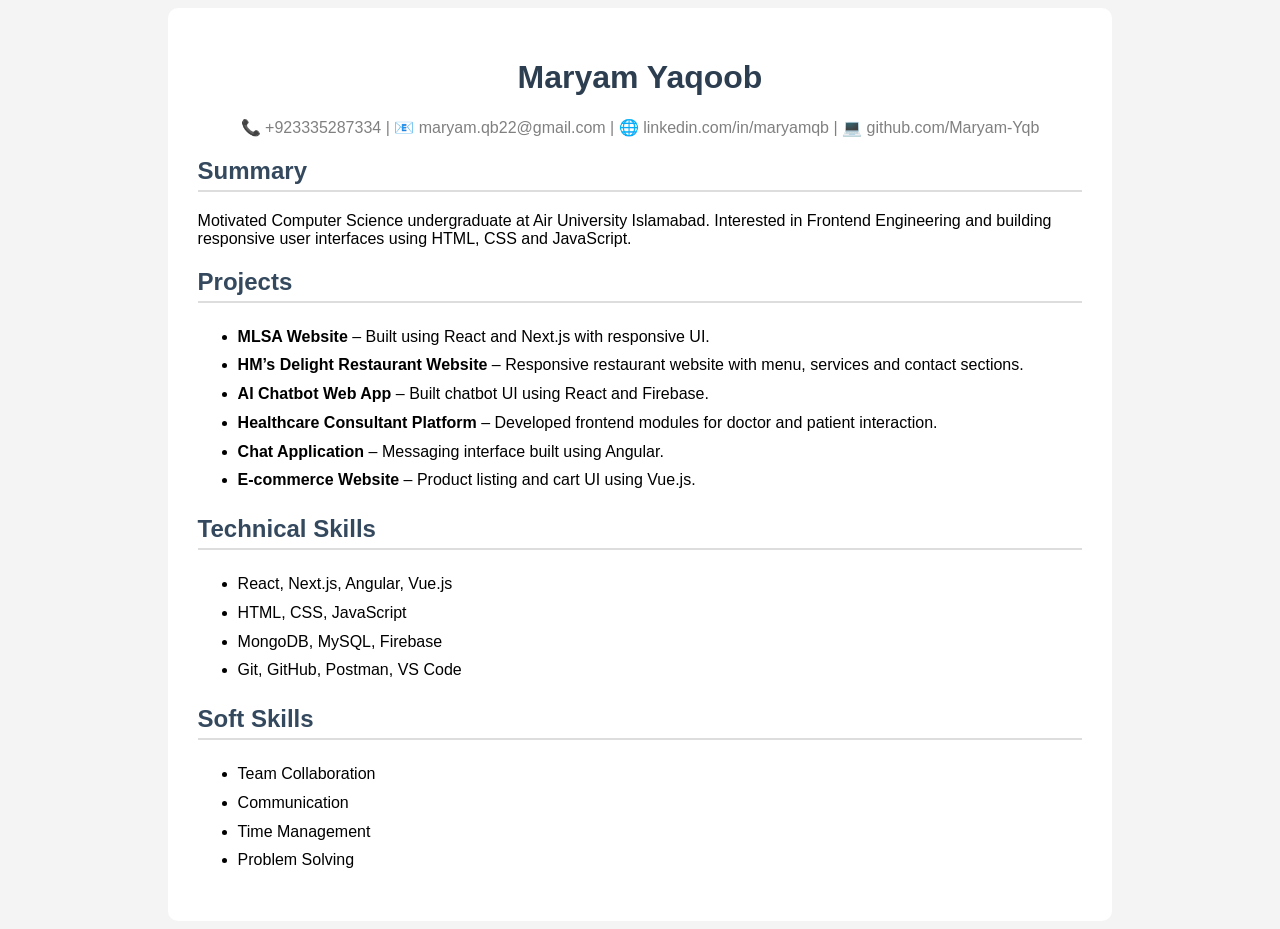
<file: index.html>
<!DOCTYPE html>
<html>
<head>
    <title>Maryam Yaqoob - CV</title>
    <link rel="stylesheet" href="style.css">
</head>

<body>

<div class="container">

<h1>Maryam Yaqoob</h1>

<p class="contact">
📞 +923335287334 |
📧 maryam.qb22@gmail.com |
🌐 linkedin.com/in/maryamqb |
💻 github.com/Maryam-Yqb
</p>

<h2>Summary</h2>
<p>
Motivated Computer Science undergraduate at Air University Islamabad.
Interested in Frontend Engineering and building responsive user interfaces
using HTML, CSS and JavaScript.
</p>

<h2>Projects</h2>

<ul>
<li><b>MLSA Website</b> – Built using React and Next.js with responsive UI.</li>

<li><b>HM’s Delight Restaurant Website</b> – Responsive restaurant website
with menu, services and contact sections.</li>

<li><b>AI Chatbot Web App</b> – Built chatbot UI using React and Firebase.</li>

<li><b>Healthcare Consultant Platform</b> – Developed frontend modules for
doctor and patient interaction.</li>

<li><b>Chat Application</b> – Messaging interface built using Angular.</li>

<li><b>E-commerce Website</b> – Product listing and cart UI using Vue.js.</li>
</ul>

<h2>Technical Skills</h2>

<ul>
<li>React, Next.js, Angular, Vue.js</li>
<li>HTML, CSS, JavaScript</li>
<li>MongoDB, MySQL, Firebase</li>
<li>Git, GitHub, Postman, VS Code</li>
</ul>

<h2>Soft Skills</h2>

<ul>
<li>Team Collaboration</li>
<li>Communication</li>
<li>Time Management</li>
<li>Problem Solving</li>
</ul>

</div>

</body>
</html>
</file>
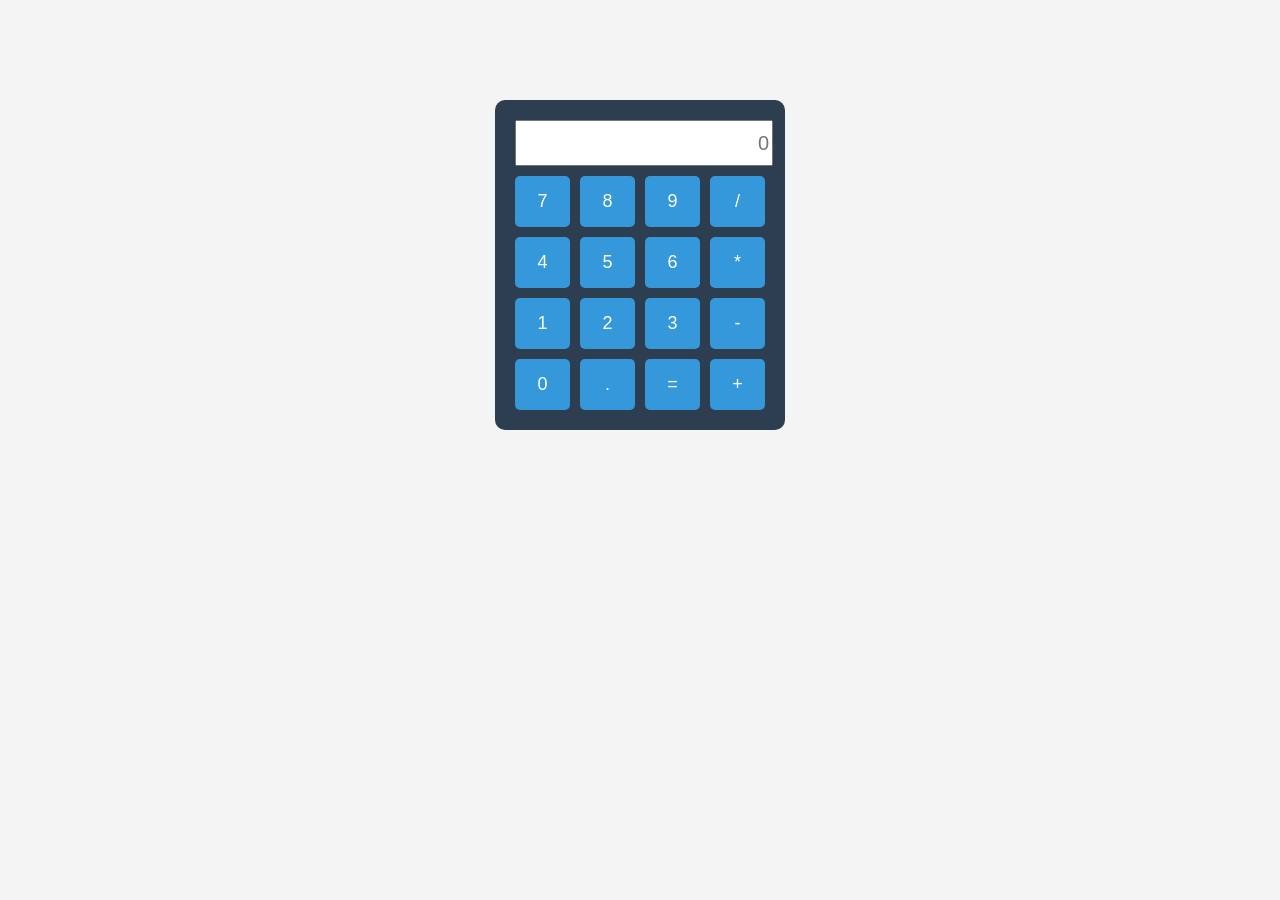
<file: calculator.html>
<!DOCTYPE html>
<html>
<head>
<title>Calculator</title>
<link rel="stylesheet" href="style.css">
</head>

<body>

<div class="calculator">

<input type="text" placeholder="0">

<div class="buttons">

<button>7</button>
<button>8</button>
<button>9</button>
<button>/</button>

<button>4</button>
<button>5</button>
<button>6</button>
<button>*</button>

<button>1</button>
<button>2</button>
<button>3</button>
<button>-</button>

<button>0</button>
<button>.</button>
<button>=</button>
<button>+</button>

</div>

</div>

</body>
</html>
</file>
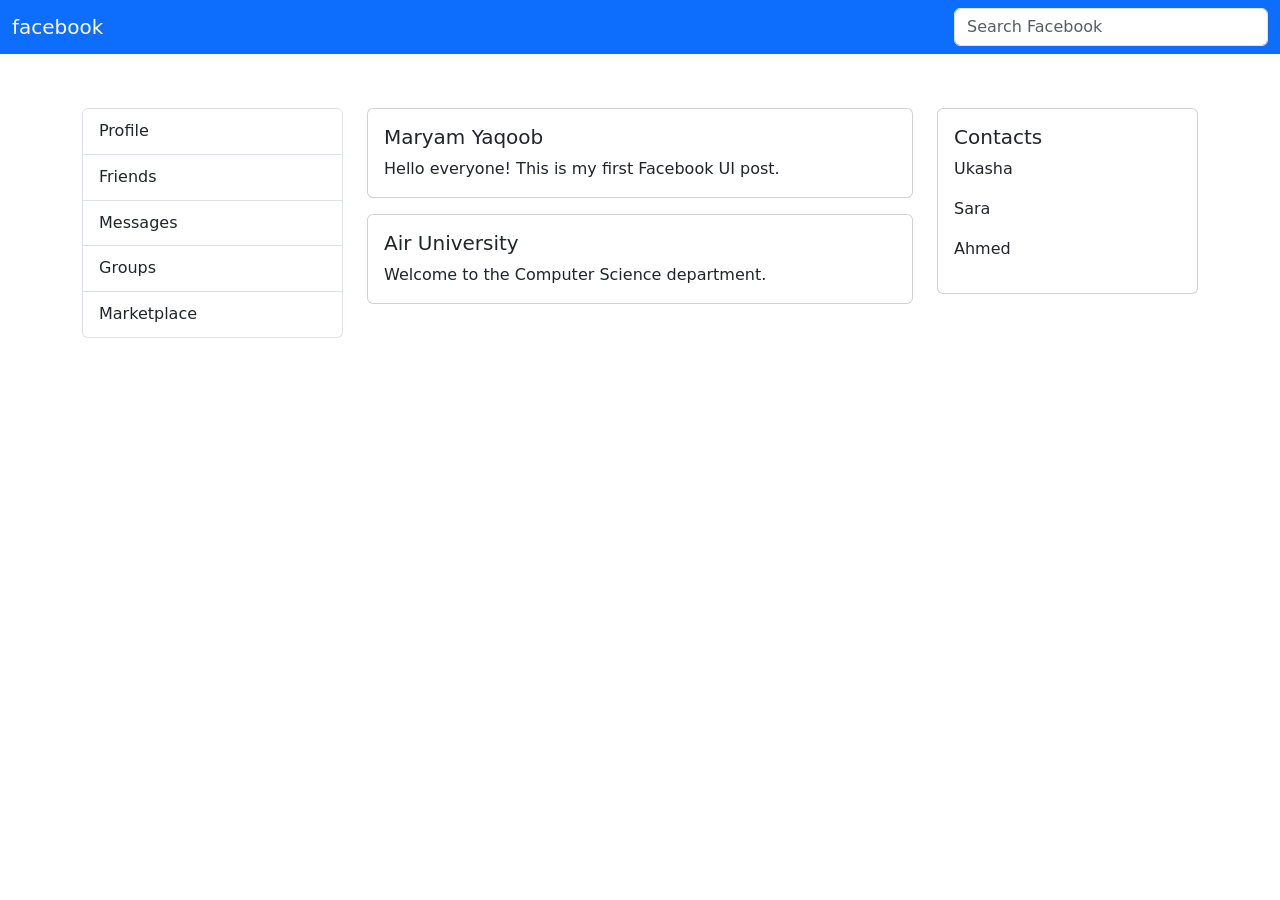
<file: facebook-home.html>
<!DOCTYPE html>
<html>

<head>

<title>Facebook Home</title>

<link rel="stylesheet" href="style.css">

<link href="https://cdn.jsdelivr.net/npm/bootstrap@5.3.2/dist/css/bootstrap.min.css" rel="stylesheet">

</head>

<body class="fb-body">

<!-- Navbar -->

<nav class="navbar navbar-dark bg-primary">

<div class="container-fluid">

<span class="navbar-brand mb-0 h1">facebook</span>

<input class="form-control w-25" type="text" placeholder="Search Facebook">

</div>

</nav>

<div class="container mt-4">

<div class="row">

<!-- Left Sidebar -->

<div class="col-md-3">

<ul class="list-group">

<li class="list-group-item">Profile</li>

<li class="list-group-item">Friends</li>

<li class="list-group-item">Messages</li>

<li class="list-group-item">Groups</li>

<li class="list-group-item">Marketplace</li>

</ul>

</div>

<!-- Middle Feed -->

<div class="col-md-6">

<div class="card mb-3">

<div class="card-body">

<h5 class="card-title">Maryam Yaqoob</h5>

<p class="card-text">Hello everyone! This is my first Facebook UI post.</p>

</div>

</div>

<div class="card">

<div class="card-body">

<h5 class="card-title">Air University</h5>

<p class="card-text">Welcome to the Computer Science department.</p>

</div>

</div>

</div>

<!-- Right Sidebar -->

<div class="col-md-3">

<div class="card">

<div class="card-body">

<h5>Contacts</h5>

<p>Ukasha</p>

<p>Sara</p>

<p>Ahmed</p>

</div>

</div>

</div>

</div>

</div>

</body>
</html>
</file>
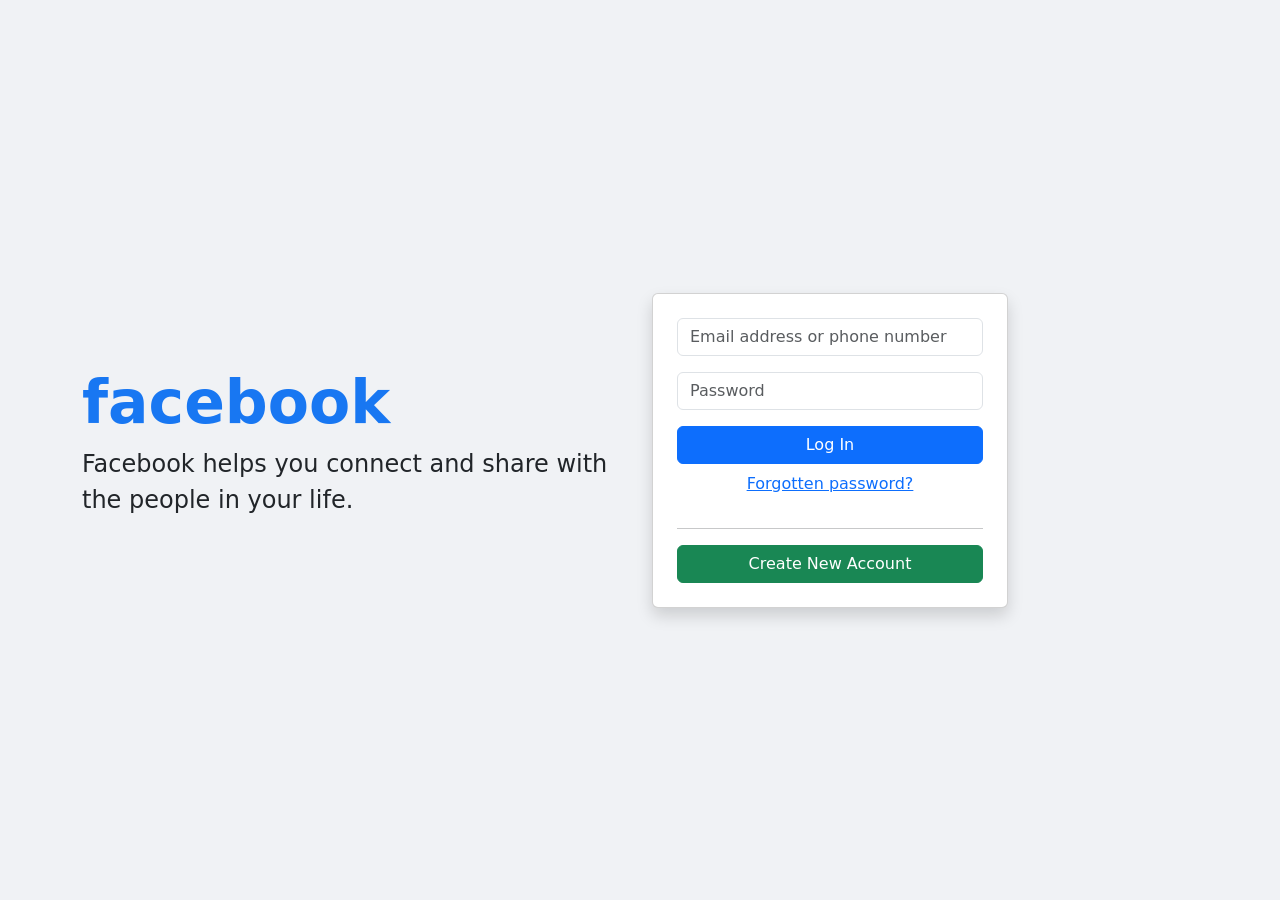
<file: facebook-login.html>
<!DOCTYPE html>
<html>

<head>

<title>Facebook Login</title>

<link rel="stylesheet" href="Stylefb.css">

<!-- Bootstrap CDN -->
<link href="https://cdn.jsdelivr.net/npm/bootstrap@5.3.2/dist/css/bootstrap.min.css" rel="stylesheet">

</head>

<body class="fb-body">

<div class="container">

<div class="row align-items-center vh-100">

<!-- Left Side -->
<div class="col-md-6">

<h1 class="fb-logo">facebook</h1>

<p class="fb-text">
Facebook helps you connect and share with the people in your life.
</p>

</div>

<!-- Right Side -->
<div class="col-md-4">

<div class="card p-4 shadow">

<input type="text" class="form-control mb-3" placeholder="Email address or phone number">

<input type="password" class="form-control mb-3" placeholder="Password">

<button class="btn btn-primary w-100 mb-2">Log In</button>

<a href="#" class="text-center d-block mb-3">Forgotten password?</a>

<hr>

<button class="btn btn-success w-100">Create New Account</button>

</div>

</div>

</div>

</div>

</body>
</html>
</file>
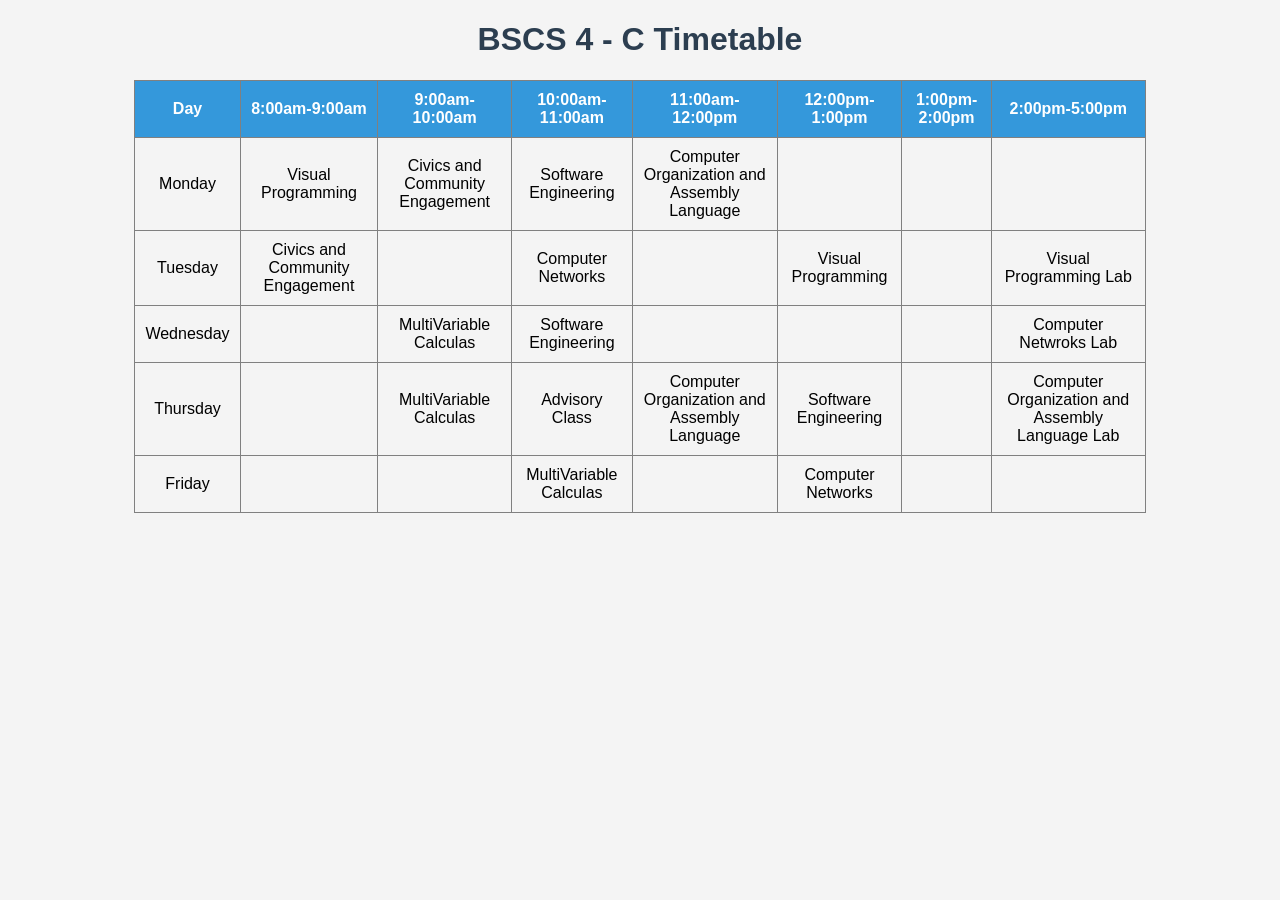
<file: timetable.html>
<!DOCTYPE html>
<html>
<head>
<title>Class Timetable</title>
<link rel="stylesheet" href="style.css">
</head>

<body>

<h1>BSCS 4 - C Timetable</h1>

<table border="1">

<tr>
<th>Day</th>
<th>8:00am-9:00am</th>
<th>9:00am-10:00am</th>
<th>10:00am-11:00am</th>
<th>11:00am-12:00pm</th>
<th>12:00pm-1:00pm</th>
<th>1:00pm-2:00pm</th>
<th>2:00pm-5:00pm</th>
</tr>

<tr>
<td>Monday</td>
<td>Visual Programming</td>
<td>Civics and Community Engagement</td>
<td>Software Engineering</td>
<td>Computer Organization and Assembly Language</td>
<td></td>
<td></td>
<td></td>
</tr>

<tr>
<td>Tuesday</td>
<td>Civics and Community Engagement</td>
<td></td>
<td>Computer Networks</td>
<td></td>
<td>Visual Programming</td>
<td></td>
<td>Visual Programming Lab</td>
</tr>

<tr>
<td>Wednesday</td>
<td></td>
<td>MultiVariable Calculas</td>
<td>Software Engineering</td>
<td></td>
<td></td>
<td></td>
<td>Computer Netwroks Lab</td>
</tr>

<tr>
<td>Thursday</td>
<td></td>
<td>MultiVariable Calculas</td>
<td>Advisory Class</td>
<td>Computer Organization and Assembly Language</td>
<td>Software Engineering</td>
<td></td>
<td>Computer Organization and Assembly Language Lab</td>

</tr>

<tr>
<td>Friday</td>
<td></td>
<td></td>
<td>MultiVariable Calculas</td>
<td></td>
<td>Computer Networks</td>
<td></td>
</tr>

</table>

</body>
</html>
</file>
<file: style.css>
body
{
    font-family: Arial;
    background-color: #f4f4f4;
}

.container
{
    width: 70%;
    margin: auto;
    background: white;
    padding: 30px;
    border-radius: 10px;
}

h1
{
    color: #2c3e50;
    text-align: center;
}

.contact
{
    text-align: center;
    color: gray;
}

h2
{
    color: #34495e;
    border-bottom: 2px solid #ddd;
    padding-bottom: 5px;
}

ul
{
    line-height: 1.8;
}




table
{
    width: 80%;
    margin: auto;
    border-collapse: collapse;
    text-align: center;
}

th
{
    background-color: #3498db;
    color: white;
    padding: 10px;
}

td
{
    padding: 10px;
}



.calculator
{
    width: 250px;
    margin: 100px auto;
    background: #2c3e50;
    padding: 20px;
    border-radius: 10px;
}

.calculator input
{
    width: 100%;
    height: 40px;
    margin-bottom: 10px;
    text-align: right;
    font-size: 20px;
}

.buttons
{
    display: grid;
    grid-template-columns: repeat(4,1fr);
    gap: 10px;
}

button
{
    padding: 15px;
    font-size: 18px;
    border: none;
    background: #3498db;
    color: white;
    border-radius: 5px;
}
</file>
<file: Stylefb.css>
.fb-body
{
background-color: #f0f2f5;
}

.fb-logo
{
color: #1877f2;
font-size: 60px;
font-weight: bold;
}

.fb-text
{
font-size: 24px;
}
</file>
